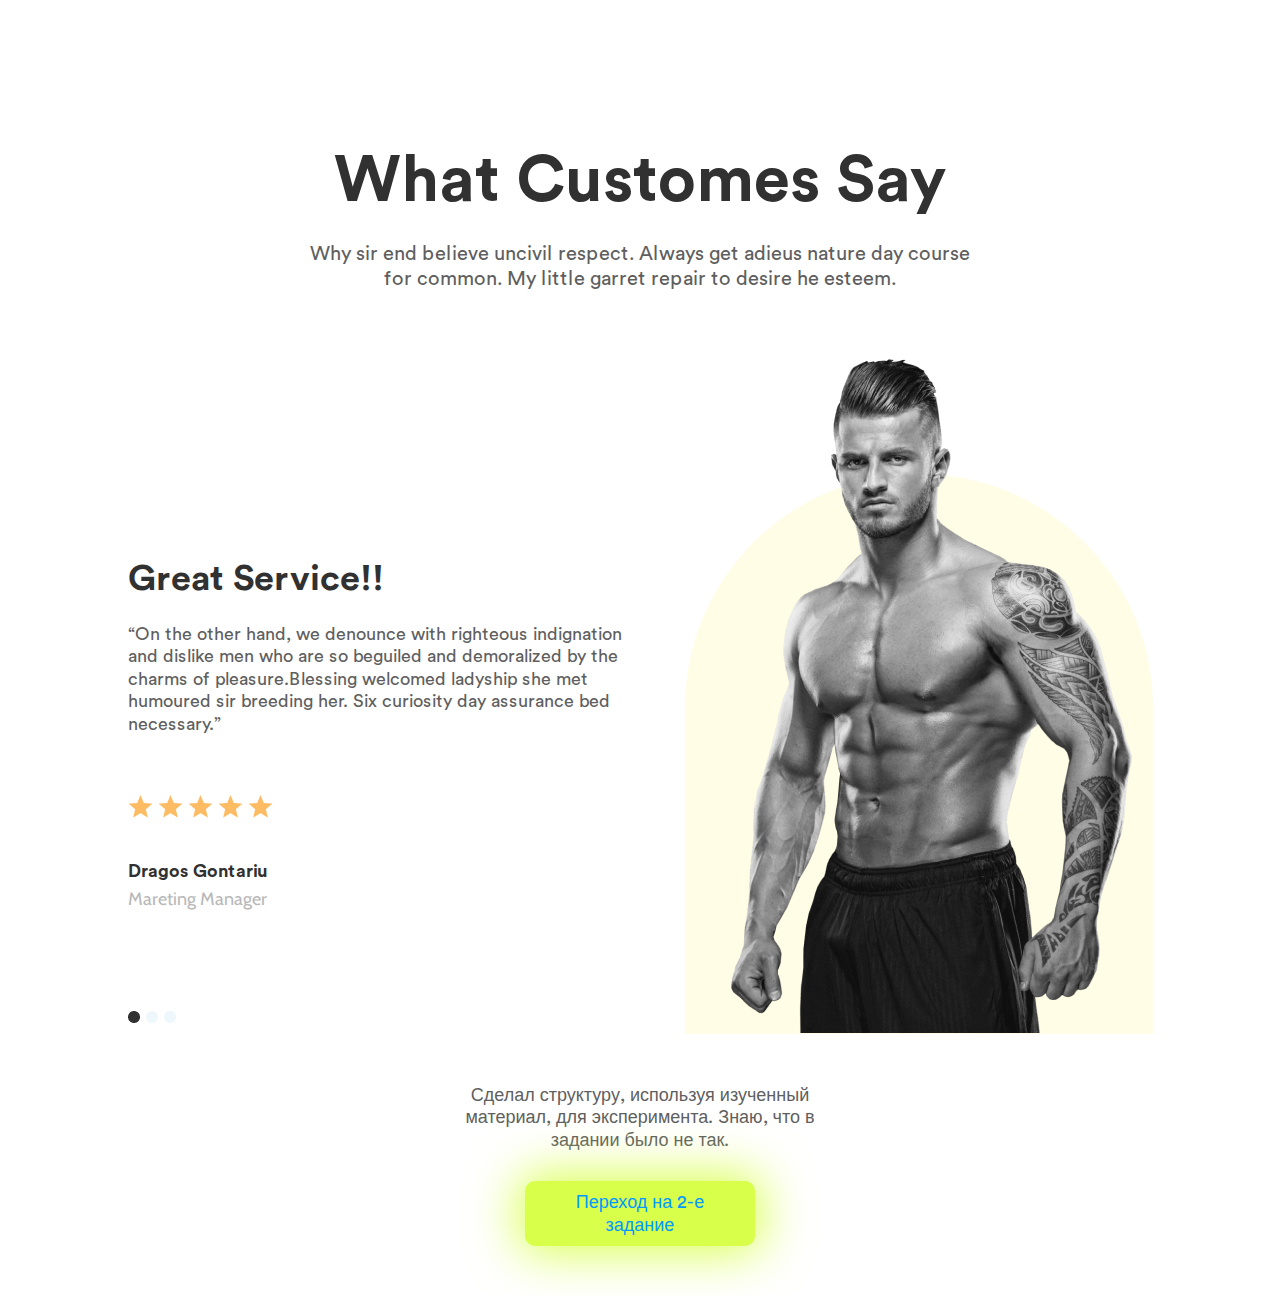
<file: index.html>
<!DOCTYPE html>
<html lang="en">

<head>
  <meta charset="UTF-8">
  <meta http-equiv="X-UA-Compatible" content="IE=edge">
  <meta name="viewport" content="width=device-width, initial-scale=1.0">
  <link rel="stylesheet" href="css/style.css">
  <title>Reviews</title>
</head>

<body>
  <div class="wrapper">
    <header class="header">
    </header>

    <main class="main">

      <div class="main__container">

        <div class="title-block">
          <h1 class="title">What Customes Say</h1>
          <p class="title-text">Why sir end believe uncivil respect. Always get adieus nature day course for common. My
            little garret repair to desire he esteem.</p>
        </div>


        <div class="reviews-block">

          <div class="reviews-block-text">
            <h2 class="reviews-title">Great Service!!</h2>
            <p class="reviews-text">“On the other hand, we denounce with righteous indignation and dislike men who are
              so beguiled and demoralized by the charms of pleasure.Blessing welcomed ladyship she met humoured sir
              breeding her. Six curiosity day assurance bed necessary.”</p>

            <img class="reviews-grade" src="img/index/stars.png" alt="stars">

            <p class="reviews-owner">Dragos Gontariu</p>
            <p class="reviews-owner-position">Mareting Manager</p>

            <img class="revievs-mugs" src="img/index/mugs.png" alt="mugs">
          </div>

          <div class="reviews-img">
            <img src="img/index/trainer.png" alt="trainer">
          </div>

        </div><!-- reviews-block -->
      </div><!-- main__container -->
    </main>

    <footer class="footer">

      <div class="footer__container">
        <div class="footer-block">
          <p class="footer-block-text">Сделал структуру, используя изученный материал, для эксперимента. Знаю, что в
            задании было не так.</p>

          <a class="btn" href="training_lesson_6.html">Переход на 2-е задание</a>
        </div>
      </div>

    </footer>
  </div>

</body>

</html>
</file>
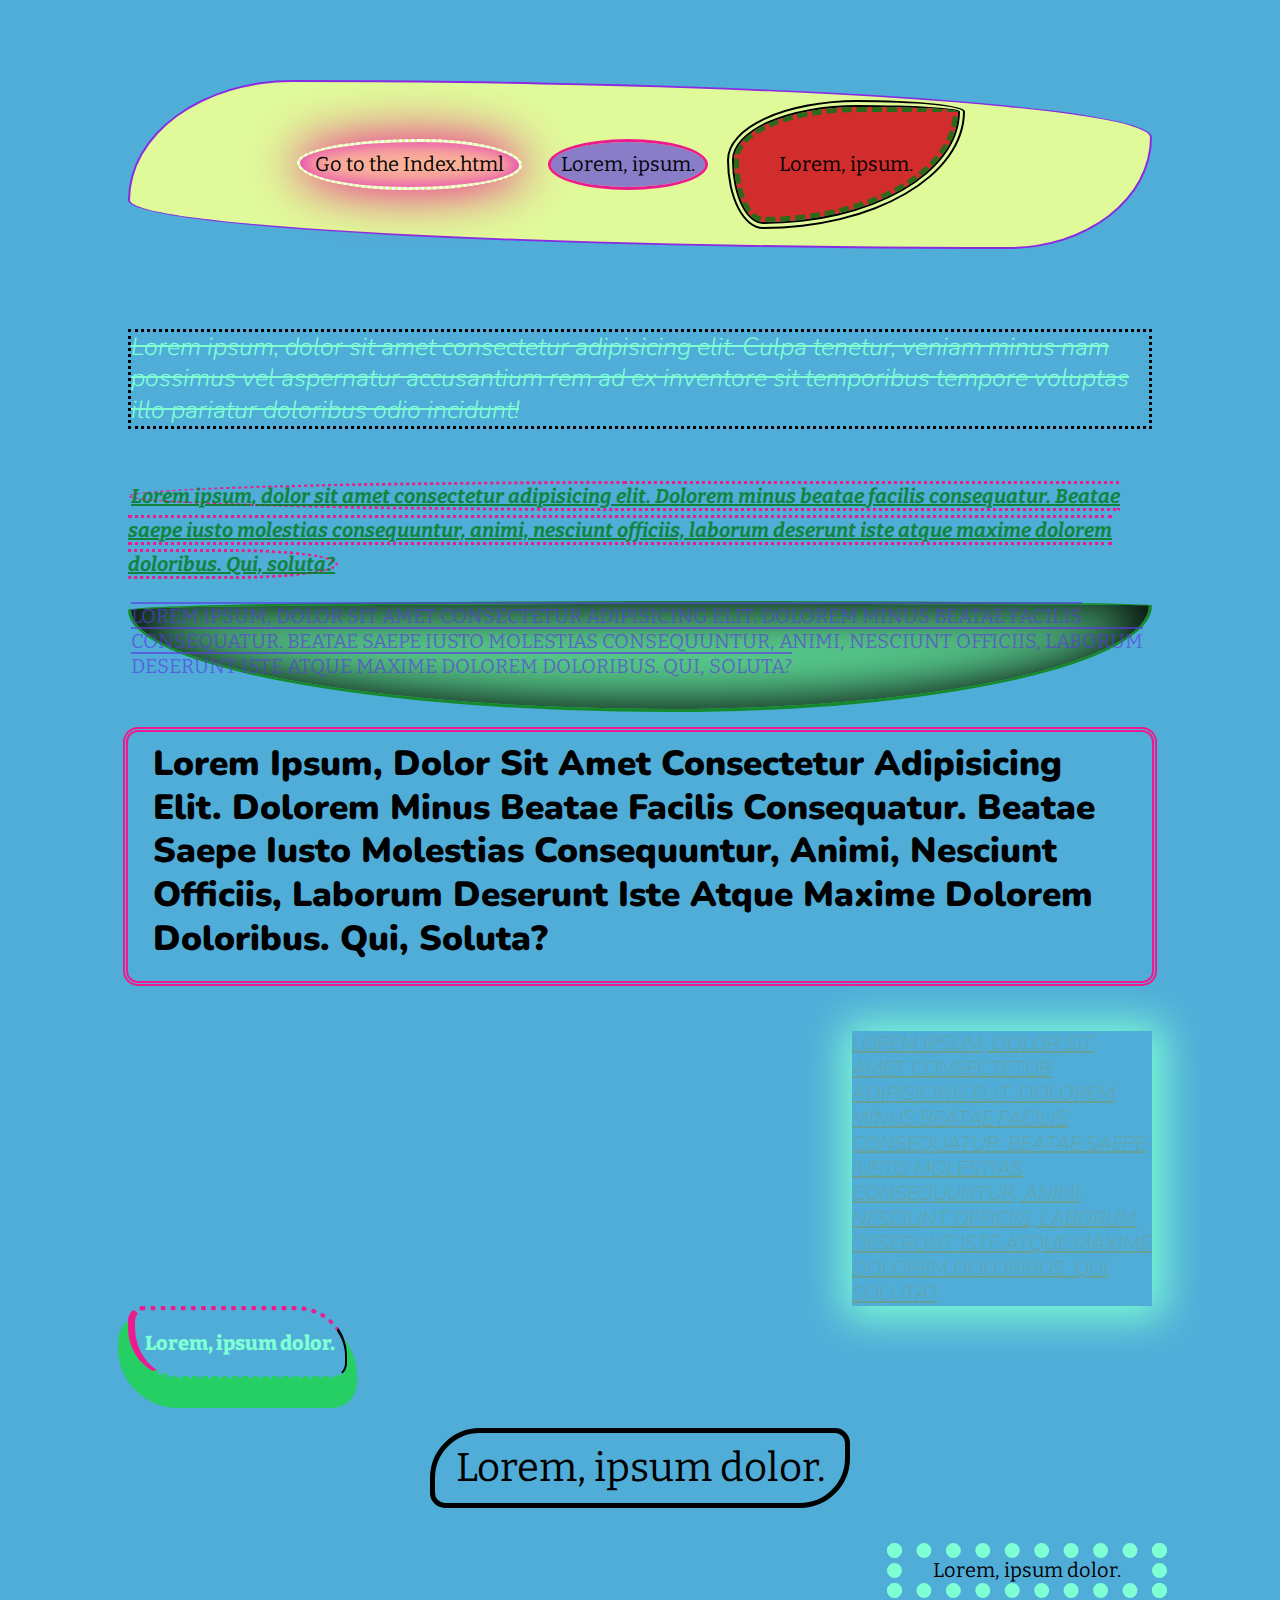
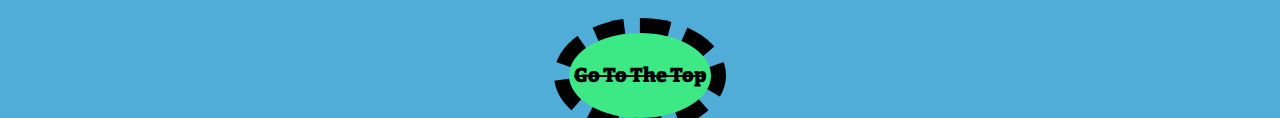
<file: training_lesson_6.html>
<!DOCTYPE html>
<html lang="en">

<head>
  <meta charset="UTF-8">
  <meta http-equiv="X-UA-Compatible" content="IE=edge">
  <meta name="viewport" content="width=device-width, initial-scale=1.0">
  <link rel="stylesheet" href="css/style_l6.css">
  <title>Training lesson 6</title>
</head>

<body>

  <div class="wrapper">

    <header class="header">
      <div id="top" class="header__container header-wrapper">
        <div class="header-btn1"><a class="header-link1" href="index.html">Go to the Index.html</a></div>
        <div class="header-btn2"><a class="header-link2" href="#">Lorem, ipsum.</a></div>
        <div class="header-btn3"><a class="header-link3" href="#">Lorem, ipsum.</a></div>
      </div>
    </header>

    <main class="main">

      <div class="main__container">
        <p class="main-text1">Lorem ipsum, dolor sit amet consectetur adipisicing elit. Culpa tenetur, veniam minus nam
          possimus vel aspernatur accusantium rem ad ex inventore sit temporibus tempore voluptas illo pariatur
          doloribus odio incidunt!</p>
        <p class="main-text2">Lorem ipsum, dolor sit amet consectetur adipisicing elit. Dolorem minus beatae facilis
          consequatur. Beatae saepe iusto molestias consequuntur, animi, nesciunt officiis, laborum deserunt iste atque
          maxime dolorem doloribus. Qui, soluta?</p>
        <p class="main-text3">Lorem ipsum, dolor sit amet consectetur adipisicing elit. Dolorem minus beatae facilis
          consequatur. Beatae saepe iusto molestias consequuntur, animi, nesciunt officiis, laborum deserunt iste atque
          maxime dolorem doloribus. Qui, soluta?</p>
        <p class="main-text4">Lorem ipsum, dolor sit amet consectetur adipisicing elit. Dolorem minus beatae facilis
          consequatur. Beatae saepe iusto molestias consequuntur, animi, nesciunt officiis, laborum deserunt iste atque
          maxime dolorem doloribus. Qui, soluta?</p>
        <p class="main-text5">Lorem ipsum, dolor sit amet consectetur adipisicing elit. Dolorem minus beatae facilis
          consequatur. Beatae saepe iusto molestias consequuntur, animi, nesciunt officiis, laborum deserunt iste atque
          maxime dolorem doloribus. Qui, soluta?</p>
        <div class="main-btn1"><a href="#" class="btn1">Lorem, ipsum dolor.</a></div>
        <div class="main-btn2"><a href="#" class="btn2">Lorem, ipsum dolor.</a></div>
        <div class="main-btn3"><a href="#" class="btn3">Lorem, ipsum dolor.</a></div>
      </div><!-- main__container -->

    </main>


    <footer class="footer">
      <div class="footer__container">
        <a href="#top" class="footer-btn">Go to the top</a>
      </div>
    </footer>

  </div>
</body>

</html>
</file>
<file: css/style.css>
@import "null.css";
@import url("https://fonts.googleapis.com/css?family=Cabin:regular&display=swap");
@import url("fonts.css");

/* Universal attributes */

body {
  font-family: CircularStd-Book, sans-serif;
  font-size: 18px;
  color: #5f5f5f;
  line-height: 1.25;
}

.wrapper {
  overflow: hidden;
  min-height: 100%;
}

[class*="__container"] {
  margin: 0 auto;
  max-width: 1025px;
}

/* ----header attributes---- */

.header {
  min-height: 40px;
  margin-bottom: 100px;
}

/*  ----main attributes---- */

.main {
  margin-bottom: 50px;
}

/* title block */

.title-block {
  text-align: center;
  max-width: 690px;
  margin: 0 auto 67px;
}

.title {
  font-family: CircularStd-Bold, sans-serif;
  font-size: 65px;
  line-height: 1.26;
  color: #313131;

  margin-bottom: 20px;
}
.title-text {
  font-size: 20px;
}

/* reviews block */

.reviews-block-text {
  display: inline-block;
  max-width: 508px;
  margin-right: 44px;
}

.reviews-title {
  font-family: CircularStd-Bold, sans-serif;
  font-size: 36px;
  line-height: 1.3;
  color: #313131;

  margin-bottom: 20px;
}

.reviews-text {
  margin-bottom: 60px;
}

.reviews-grade {
  margin-bottom: 40px;
}

.reviews-owner {
  font-family: CircularStd-Bold, sans-serif;
  color: #313131;
  margin-bottom: 5px;
}

.reviews-owner-position {
  font-family: Cabin, sans-serif;
  color: #b8b8b8;
  margin-bottom: 101px;
}

.reviews-img {
  display: inline-block;
}

.reviews-img img {
  vertical-align: bottom;
}

/* footer attributes */

.footer-block {
  max-width: 400px;
  min-height: 40px;
  text-align: center;
  margin: 0 auto 50px;
}

.footer-block-text {
  margin-bottom: 30px;
}

.btn {
  display: inline-block;
  max-width: 230px;
  padding: 10px 15px;
  background: #d8ff4a;
  color: #0099ff;
  border-radius: 10px;
  border-color: #d8ff4a;
  box-shadow: 0px 0px 50px 6px #d8ff4a;
}
</file>
<file: css/style_l6.css>
@import "null.css";
@import url("https://fonts.googleapis.com/css?family=Nunito:200,300,regular,500,600,700,800,900,200italic,300italic,italic,500italic,600italic,700italic,800italic,900italic&display=swap");
@import url("https://fonts.googleapis.com/css?family=Bitter:100,200,300,regular,500,600,700,800,900,100italic,200italic,300italic,italic,500italic,600italic,700italic,800italic,900italic&dispaly=swap");

/* universal attributes */

body {
  font-family: Bitter, sans-serif;
  font-size: 20px;
  line-height: 1.25;
  font-style: normal;
  color: #000000;
  background: rgb(80, 173, 216);
}

.wrapper {
  overflow: hidden;
  min-height: 100%;
}

[class*="__container"] {
  margin: 0 auto;
  max-width: 1024px;
}

/* other attributes */

/* header attributes */

.header {
  text-align: center;
  margin: 80px auto;
}

.header-wrapper {
  border-radius: 16% 84% 14% 86% / 71% 34% 66% 29%;
  border: 2px solid blueviolet;
  background: rgb(224, 250, 153);
  min-height: 100px;
  padding: 25px;
}

.header-btn1,
.header-btn2,
.header-btn3 {
  display: inline-block;
  margin-right: 25px;
}

.header-btn1 {
  box-shadow: 0 0 50px 3px #ec1c8e;
  border: 3px dotted #fff;
  border-radius: 55% 45% 50% 50% / 46% 52% 48% 54%;
}

.header-link1 {
  display: inline-block;
  padding: 10px 15px;
  background: rgb(250, 176, 153);
  border-radius: 55% 45% 50% 50% / 46% 52% 48% 54%;

  box-shadow: inset 0 0 15px 3px rgba(216, 9, 199, 0.603);
}

.header-link2 {
  display: inline-block;
  padding: 10px;
  outline: 3px solid #ec1c8e;
  border-radius: 50%;
  background: rgba(90, 59, 226, 0.651);
}

.header-link3 {
  display: inline-block;
  padding: 40px;
  border: 5px dashed #037913cb;
  border-radius: 55% 45% 87% 13% / 46% 4% 96% 54%;
  outline: 7px double #000000;
  background-color: rgb(209, 45, 45);
}

/* main attributes */

.main-text1 {
  font-family: Nunito, sans-serif;
  font-weight: 300;
  font-size: 25px;
  font-style: italic;
  color: #7fffd4;
  text-decoration: line-through;

  border: 3px dotted #000;
  margin-bottom: 50px;
}
.main-text2 {
  font-weight: 700;
  font-style: italic;
  display: inline;
  border: 3px dotted #ec1c8e;
  color: #037913cb;
  line-height: 1.7;
  text-decoration: underline;
  border-radius: 50%;
}
.main-text3 {
  text-transform: uppercase;
  text-decoration: overline;

  margin: 20px 0;
  color: rgba(90, 59, 226, 0.651);
  border: 3px solid #037913cb;
  border-radius: 55% 45% 47% 53% / 8% 4% 96% 92%;
  padding-bottom: 30px;
  background-color: rgba(99, 241, 56, 0.466);
  box-shadow: inset 0 0 50px 5px #000000;
}

.main-text4 {
  font-family: Nunito, sans-serif;
  font-weight: 900;
  font-size: 35px;
  font-style: normal;
  text-transform: capitalize;
  outline: 5px double #ec1c8e;
  border-radius: 10px;
  margin-bottom: 50px;
  padding: 10px 15px 20px 25px;
}

.main-text5 {
  max-width: 300px;
  margin: 0 0 0 auto;
  font-family: Nunito, sans-serif;
  font-weight: 200;
  font-style: italic;
  text-decoration: underline;
  text-transform: uppercase;
  color: #8f8d2a60;
  box-shadow: 2px 2px 40px 10px #7fffd4;
}

.btn1 {
  display: inline-block;
  font-weight: 800;
  color: #7fffd4;

  padding: 20px 10px;
  border-top: 5px dotted #ec1c8e;
  border-right: 2px solid #000000;
  border-bottom: 2px dashed #1fd64dd7;
  border-left: 7px solid #ec1c8e;
  border-radius: 15px 50px 15px 50px;
  box-shadow: 0 20px 0 10px #1fd64dd7;

  margin-bottom: 50px;
}

.btn2 {
  display: block;
  max-width: 420px;
  margin: 0 auto;
  margin-bottom: 50px;
  text-align: center;
  font-size: 40px;
  padding: 10px 0 10px 0;
  border-radius: 50px 15px 50px 15px;
  border: 5px solid #000000;
}

.btn3 {
  display: block;
  max-width: 250px;
  margin: 0 0 50px auto;
  outline: 15px dotted #7fffd4;
  text-align: center;
}

/* footer attributes */

.footer {
  text-align: center;
}

.footer-btn {
  display: inline-block;
  padding: 30px 5px;

  font-weight: 900;
  text-decoration: line-through;
  text-transform: capitalize;
  border-radius: 50%;
  background: rgb(61, 233, 132);
  outline: 15px dashed #000000;
}
</file>
